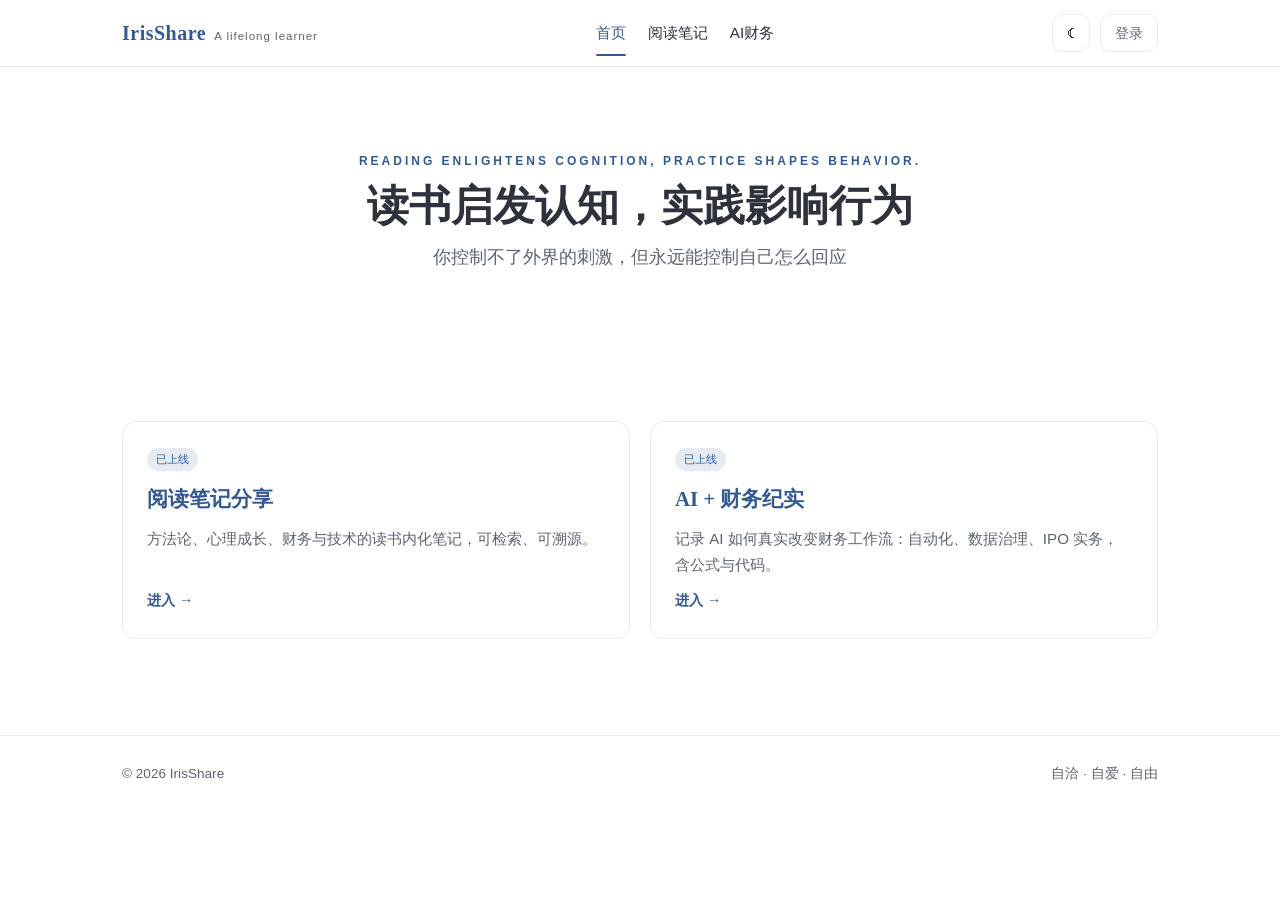
<file: index.html>
<!doctype html>
<html lang="zh-CN">
<head>
<meta charset="utf-8">
<meta name="viewport" content="width=device-width,initial-scale=1">
<meta property="og:type" content="website">
<meta property="og:title" content="IrisShare · A lifelong learner">
<meta property="og:description" content="读书启发认知，实践影响行为。阅读笔记分享与 AI 财务纪实。">
<meta property="og:url" content="https://irisinhere.github.io/irisshare/">
<meta property="og:image" content="https://irisinhere.github.io/irisshare/assets/img/og-cover-v3.png">
<title>IrisShare · A lifelong learner</title>
<script>try{const t=localStorage.getItem('irisshare-theme');if(t)document.documentElement.setAttribute('data-theme',t);}catch(e){}</script>
<link rel="stylesheet" href="assets/css/site.css?v=20260818b">
</head>
<body>
<header class="site-header"><div class="inner">
  <a class="brand" href="index.html">IrisShare<small>A lifelong learner</small></a>
  <nav class="nav">
    <a href="index.html" class="active">首页</a>
    <a href="notes.html">阅读笔记</a>
    <a href="ai-finance.html">AI财务</a>
  </nav>
  <div class="tools">
    <button class="icon-btn" id="themeToggle" title="切换深色 / 浅色">☾</button>
    <button class="auth-btn" data-auth-btn title="登录 / 退出 GitHub">
      <span data-auth-name>登录</span>
    </button>
  </div>
</div></header>

<main>
  <section class="hero wrap">
    <div class="eyebrow">Reading enlightens cognition, practice shapes behavior.</div>
    <h1>读书启发认知，<br class="hero-br">实践影响行为</h1>
    <p class="lead">你控制不了外界的刺激，<br class="lead-br">但永远能控制自己怎么回应</p>
  </section>

  <section class="section wrap">
    <div class="cards">
      <a class="card" href="notes.html">
        <span class="badge live">已上线</span>
        <h3>阅读笔记分享</h3>
        <p>方法论、心理成长、财务与技术的读书内化笔记，可检索、可溯源。</p>
        <span class="go">进入 →</span>
      </a>
      <a class="card" href="ai-finance.html">
        <span class="badge live">已上线</span>
        <h3>AI + 财务纪实</h3>
        <p>记录 AI 如何真实改变财务工作流：自动化、数据治理、IPO 实务，含公式与代码。</p>
        <span class="go">进入 →</span>
      </a>
    </div>
  </section>
</main>

<footer class="site-footer"><div class="inner">
  <span>© 2026 IrisShare</span>
  <span>自洽 · 自爱 · 自由</span>
</div></footer>
<script src="assets/js/site.js?v=20260817b"></script>
<script src="assets/js/auth.js?v=20260818d"></script>
</body></html>
</file>
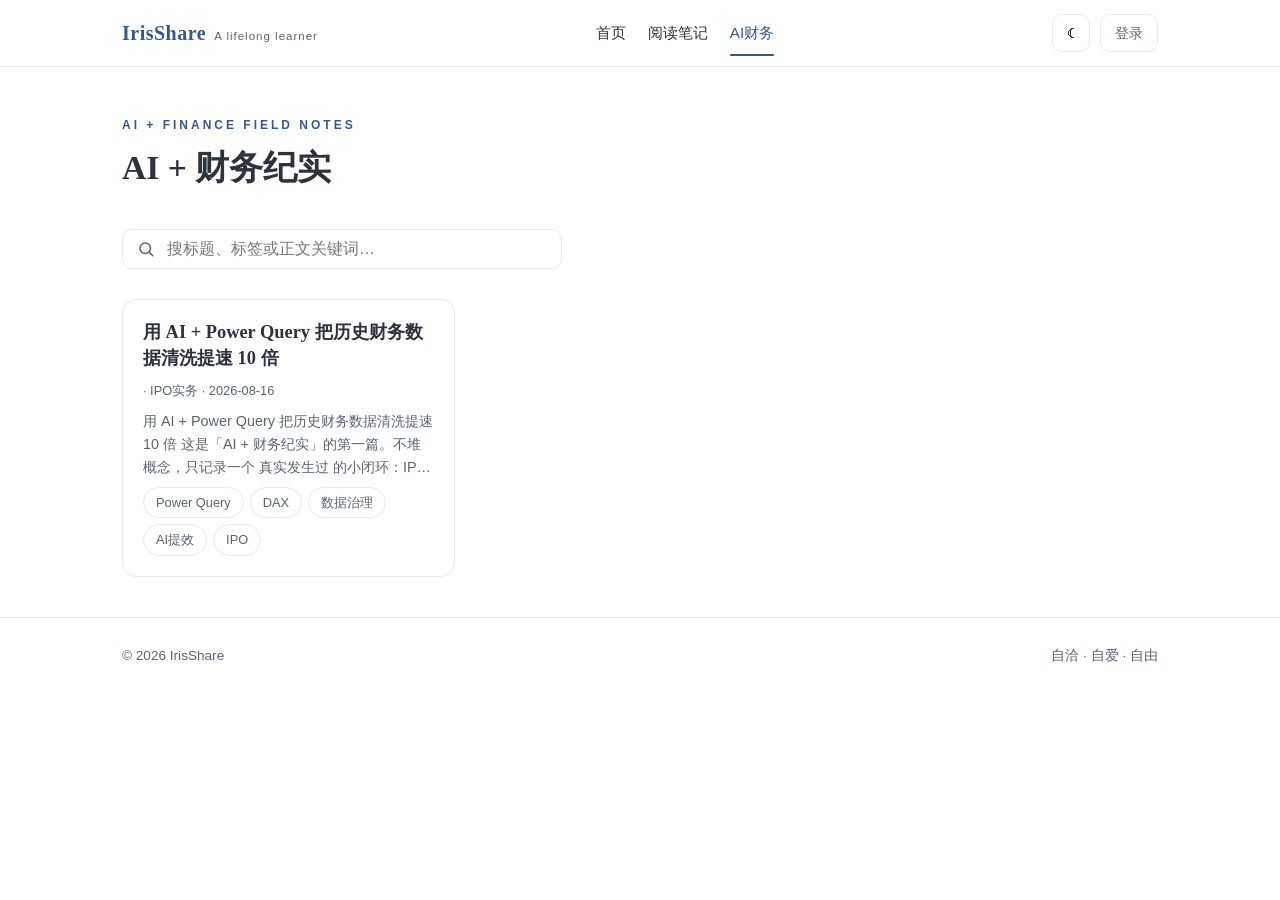
<file: ai-finance.html>
<!doctype html>
<html lang="zh-CN">
<head>
<meta charset="utf-8">
<meta name="viewport" content="width=device-width,initial-scale=1">
<meta property="og:type" content="website">
<meta property="og:title" content="IrisShare · A lifelong learner · AI 财务">
<meta property="og:description" content="读书启发认知，实践影响行为。AI 如何真实改变财务工作流。">
<meta property="og:url" content="https://irisinhere.github.io/irisshare/ai-finance.html">
<meta property="og:image" content="https://irisinhere.github.io/irisshare/assets/img/og-cover-v3.png">
<title>IrisShare · A lifelong learner · AI 财务</title>
<script>try{const t=localStorage.getItem('irisshare-theme');if(t)document.documentElement.setAttribute('data-theme',t);}catch(e){}</script>
<link rel="stylesheet" href="assets/css/site.css?v=20260818b">
</head>
<body data-folder="ai-finance">
<header class="site-header"><div class="inner">
  <a class="brand" href="index.html">IrisShare<small>A lifelong learner</small></a>
  <nav class="nav">
    <a href="index.html">首页</a>
    <a href="notes.html">阅读笔记</a>
    <a href="ai-finance.html" class="active">AI财务</a>
  </nav>
  <div class="tools">
    <button class="icon-btn" id="themeToggle" title="切换深色 / 浅色">☾</button>
    <button class="auth-btn" data-auth-btn title="登录 / 退出 GitHub"><span data-auth-name>登录</span></button>
  </div>
</div></header>

<main class="wrap">
  <div class="page-head">
    <div class="eyebrow">AI + Finance Field Notes</div>
    <h1>AI + 财务纪实</h1>
  </div>
  <div class="controls">
    <div class="search"><svg class="ic" viewBox="0 0 24 24" fill="none" stroke="currentColor" stroke-width="2" stroke-linecap="round" stroke-linejoin="round" aria-hidden="true"><circle cx="11" cy="11" r="7"></circle><line x1="16.5" y1="16.5" x2="21" y2="21"></line></svg>
      <input id="searchInput" type="search" placeholder="搜标题、标签或正文关键词…">
    </div>
  </div>
  <div class="tags" id="tagBar"></div>
  <div class="note-list" id="noteList"><div class="empty">加载中…</div></div>
</main>

<footer class="site-footer"><div class="inner">
  <span>© 2026 IrisShare</span>
  <span>自洽 · 自爱 · 自由</span>
</div></footer>
<script src="assets/js/site.js?v=20260817b"></script>
<script src="assets/js/auth.js?v=20260818d"></script>
<script src="assets/js/notes.js"></script>
</body></html>
</file>
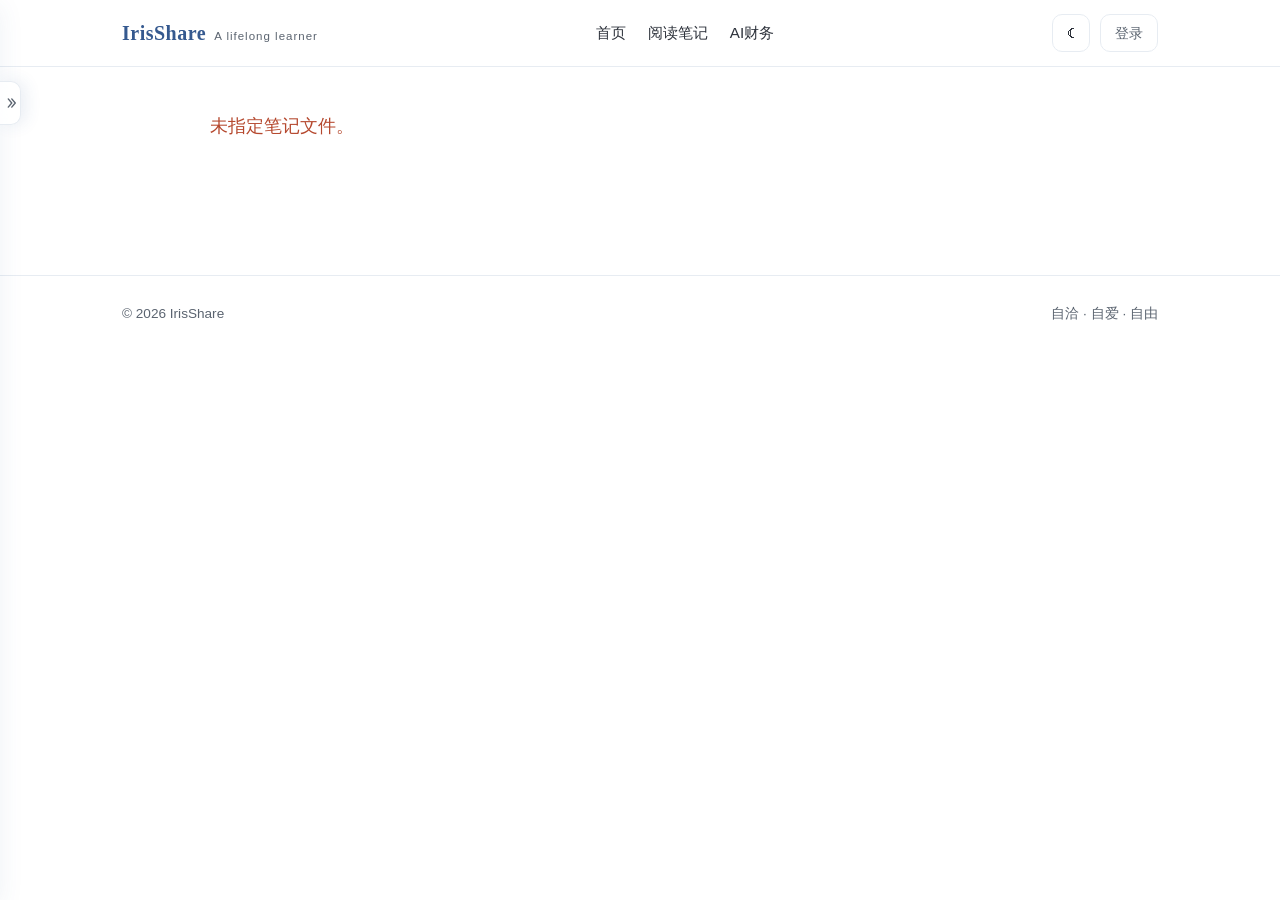
<file: note.html>
<!doctype html>
<html lang="zh-CN">
<head>
<meta charset="utf-8">
<meta name="viewport" content="width=device-width,initial-scale=1">
<meta property="og:type" content="website">
<meta property="og:title" content="IrisShare · A lifelong learner · 笔记">
<meta property="og:description" content="读书启发认知，实践影响行为。阅读笔记分享与 AI 财务纪实。">
<meta property="og:url" content="https://irisinhere.github.io/irisshare/note.html">
<meta property="og:image" content="https://irisinhere.github.io/irisshare/assets/img/og-cover-v3.png">
<title>IrisShare · A lifelong learner · 笔记</title>
<script>try{const t=localStorage.getItem('irisshare-theme');if(t)document.documentElement.setAttribute('data-theme',t);}catch(e){}</script>
<link rel="stylesheet" href="assets/css/site.css?v=20260818b">
<link rel="stylesheet" href="assets/css/iris-note.css?v=20260819a">
<link rel="stylesheet" href="assets/js/lib/katex/katex.min.css">
<link id="hljs-theme" rel="stylesheet" href="assets/css/hljs-light.css">
</head>
<body>
<header class="site-header"><div class="inner">
  <a class="brand" href="index.html">IrisShare<small>A lifelong learner</small></a>
  <nav class="nav">
    <a href="index.html">首页</a>
    <a href="notes.html">阅读笔记</a>
    <a href="ai-finance.html">AI财务</a>
  </nav>
  <div class="tools">
    <button class="icon-btn" id="themeToggle" title="切换深色 / 浅色">☾</button>
    <button class="auth-btn" data-auth-btn title="登录 / 退出 GitHub"><span data-auth-name>登录</span></button>
  </div>
</div></header>

<main class="reader">
  <div class="toc-drawer" id="tocDrawer">
    <aside id="toc"></aside>
    <div class="toc-tools">
      <span class="toc-tools-label">字号</span>
      <div class="grp">
        <button id="fontDec" title="缩小字号">A−</button>
        <span class="lbl" id="fontLabel">18px</span>
        <button id="fontInc" title="放大字号">A+</button>
        <button id="fontReset" title="恢复默认">重置</button>
      </div>
    </div>
    <button class="toc-fab" id="tocFab" aria-expanded="false" aria-label="展开 / 收起目录" title="展开 / 收起目录">
      <svg class="toc-fab-ico" viewBox="0 0 24 24" width="16" height="16" fill="none" stroke="currentColor" stroke-width="2.4" stroke-linecap="round" stroke-linejoin="round" aria-hidden="true">
        <path d="M9 5 L15 12 L9 19"/>
        <path d="M15 5 L21 12 L15 19"/>
      </svg>
    </button>
  </div>
  <div class="note-col">
    <div class="note-meta" id="noteMeta" style="display:none"></div>
    <div class="note-toolbar" id="noteToolbar" style="display:none">
      <button class="edit-btn" id="editBtn" data-edit-btn title="在线编辑这篇笔记（需登录）">✎ 编辑</button>
    </div>
    <article class="note-content" id="noteBody"><p style="color:var(--text-soft)">加载中…</p></article>
  </div>
</main>

<footer class="site-footer"><div class="inner">
  <span>© 2026 IrisShare</span>
  <span>自洽 · 自爱 · 自由</span>
</div></footer>
<script src="assets/js/lib/marked.umd.js"></script>
<script src="assets/js/lib/katex/katex.min.js"></script>
<script src="assets/js/lib/highlight.min.js"></script>
<script src="assets/js/md-render.js?v=20260817f"></script>
<script src="assets/js/site.js?v=20260817b"></script>
<script src="assets/js/auth.js?v=20260818d"></script>
<script>
  const params=new URLSearchParams(location.search);
  const file=params.get('file');
  if(file && window.renderNote) renderNote(file);
  else document.getElementById('noteBody').innerHTML='<p style="color:var(--em)">未指定笔记文件。</p>';
</script>
</body></html>
</file>
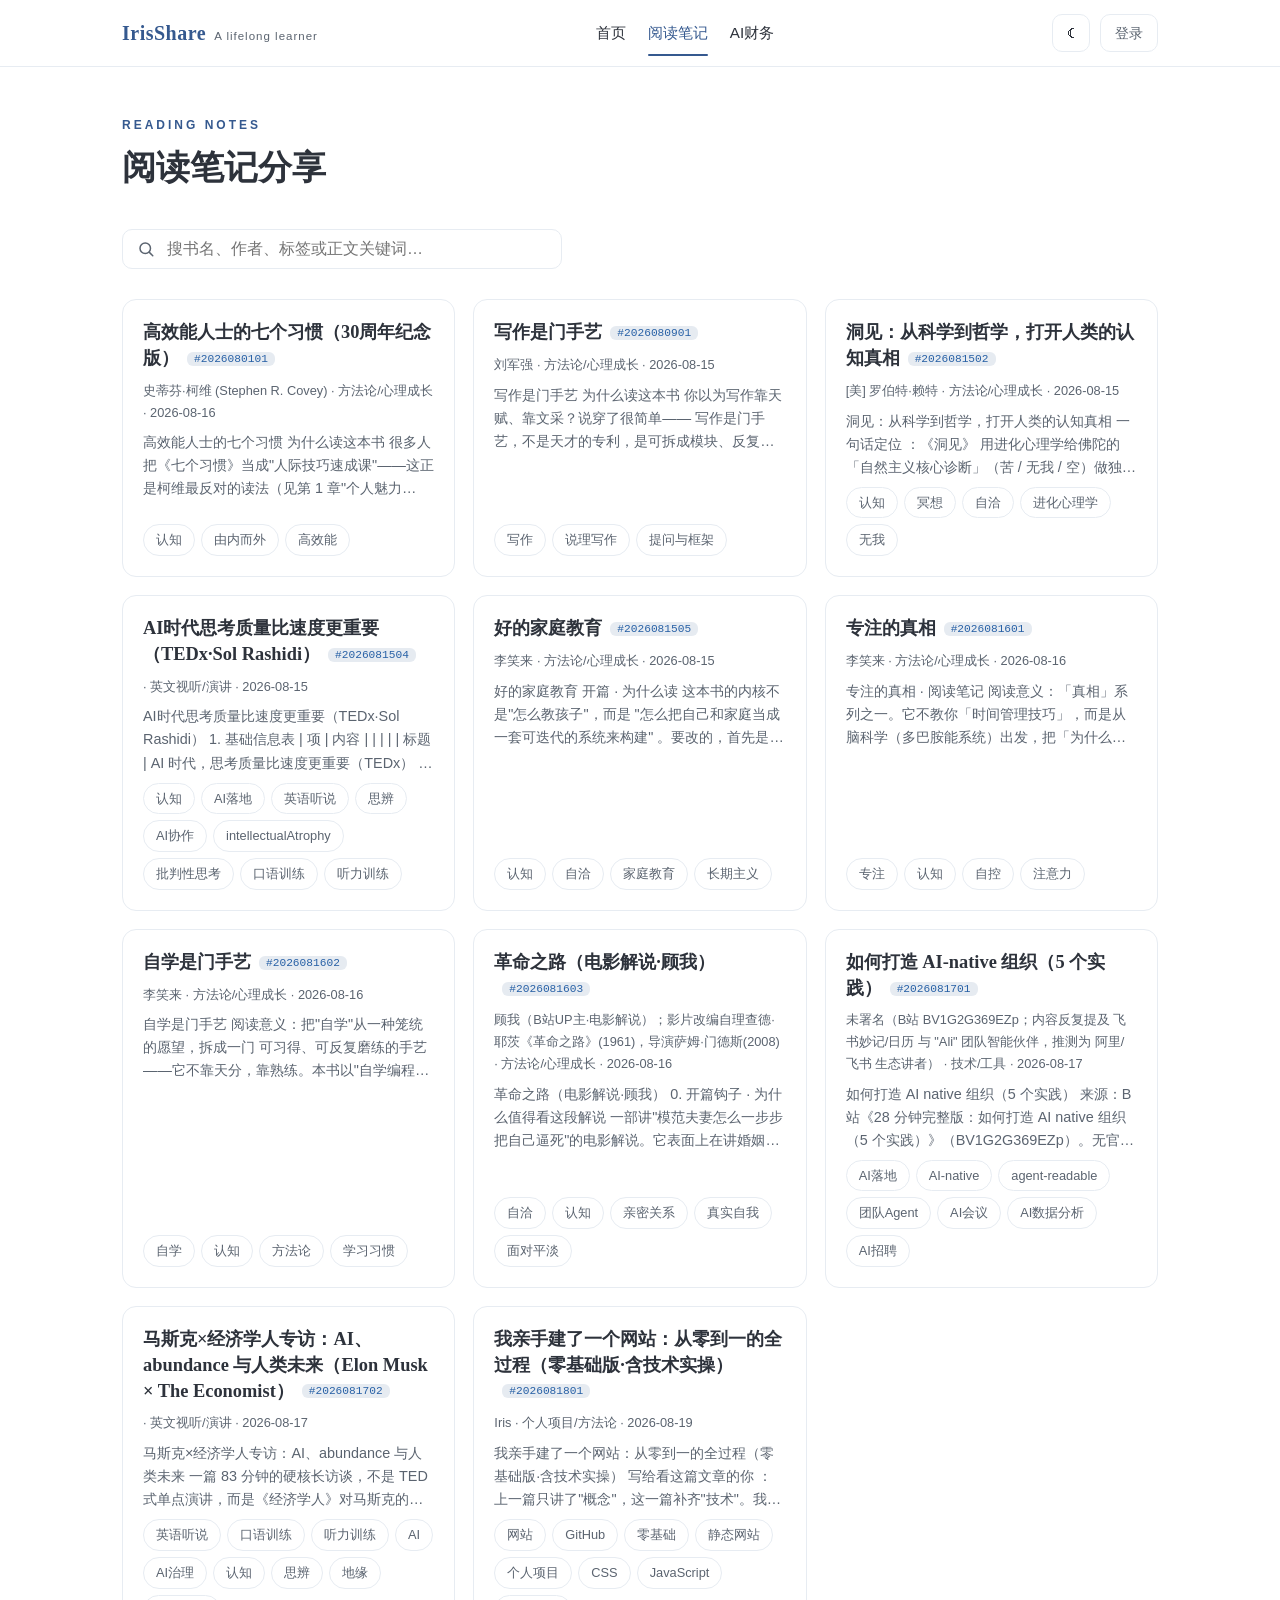
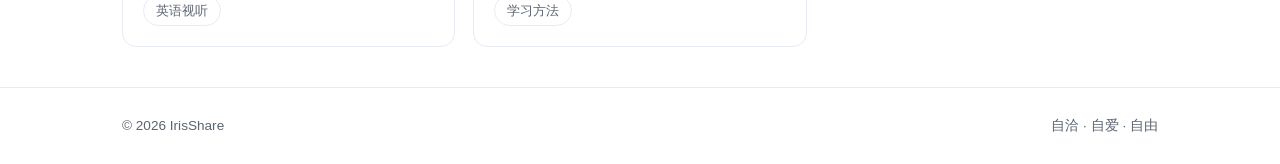
<file: notes.html>
<!doctype html>
<html lang="zh-CN">
<head>
<meta charset="utf-8">
<meta name="viewport" content="width=device-width,initial-scale=1">
<meta property="og:type" content="website">
<meta property="og:title" content="IrisShare · A lifelong learner · 阅读笔记">
<meta property="og:description" content="读书启发认知，实践影响行为。方法论、心理成长、财务与技术的读书内化笔记。">
<meta property="og:url" content="https://irisinhere.github.io/irisshare/notes.html">
<meta property="og:image" content="https://irisinhere.github.io/irisshare/assets/img/og-cover-v3.png">
<title>IrisShare · A lifelong learner · 阅读笔记</title>
<script>try{const t=localStorage.getItem('irisshare-theme');if(t)document.documentElement.setAttribute('data-theme',t);}catch(e){}</script>
<link rel="stylesheet" href="assets/css/site.css?v=20260818b">
</head>
<body>
<header class="site-header"><div class="inner">
  <a class="brand" href="index.html">IrisShare<small>A lifelong learner</small></a>
  <nav class="nav">
    <a href="index.html">首页</a>
    <a href="notes.html" class="active">阅读笔记</a>
    <a href="ai-finance.html">AI财务</a>
  </nav>
  <div class="tools">
    <button class="icon-btn" id="themeToggle" title="切换深色 / 浅色">☾</button>
    <button class="auth-btn" data-auth-btn title="登录 / 退出 GitHub"><span data-auth-name>登录</span></button>
  </div>
</div></header>

<main class="wrap">
  <div class="page-head">
    <div class="eyebrow">Reading Notes</div>
    <h1>阅读笔记分享</h1>
  </div>
  <div class="controls">
    <div class="search"><svg class="ic" viewBox="0 0 24 24" fill="none" stroke="currentColor" stroke-width="2" stroke-linecap="round" stroke-linejoin="round" aria-hidden="true"><circle cx="11" cy="11" r="7"></circle><line x1="16.5" y1="16.5" x2="21" y2="21"></line></svg>
      <input id="searchInput" type="search" placeholder="搜书名、作者、标签或正文关键词…">
    </div>
  </div>
  <div class="tags" id="tagBar"></div>
  <div class="note-list" id="noteList"><div class="empty">加载中…</div></div>
</main>

<footer class="site-footer"><div class="inner">
  <span>© 2026 IrisShare</span>
  <span>自洽 · 自爱 · 自由</span>
</div></footer>
<script src="assets/js/site.js?v=20260817b"></script>
<script src="assets/js/auth.js?v=20260818d"></script>
<script src="assets/js/notes.js"></script>
</body></html>
</file>
<file: assets/css/site.css>
/* ===== IrisShare 站点外壳 · 简约风 · 与 iris.css 同源调性 ===== */
:root{
  /* 调色板（浅色） */
  --bg:#ffffff;
  --surface:#ffffff;
  --surface-2:#f4f7fb;
  --text:#2d323b;
  --text-soft:#5b6470;
  --primary:#35598f;
  --primary-soft:#2861a6;
  --border:#e7ecf2;
  --border-strong:#d9dfe4;
  --shadow:0 6px 24px rgba(53,89,143,.08);
  --mark-bg:rgba(53,89,143,.12);
  --mark-text:#2861a6;
  --em:#b5482e;
  --code-bg:#f4f7fb;
  --radius:14px;
  --maxw:1080px;
  --serif:"Source Han Serif SC","Noto Serif SC","Songti SC",STSong,"SimSun",serif;
  --sans:"Cantarell",-apple-system,BlinkMacSystemFont,"PingFang SC","Microsoft YaHei","Noto Sans SC",sans-serif;
  --mono:"JetBrains Mono","Cascadia Code",Consolas,"Courier New",monospace;
}
[data-theme="dark"]{
  --bg:#14181f;
  --surface:#1b212a;
  --surface-2:#222a34;
  --text:#d8dee6;
  --text-soft:#9aa6b4;
  --primary:#8fb4e0;
  --primary-soft:#bcd6f2;
  --border:#2a323d;
  --border-strong:#36404c;
  --shadow:0 6px 24px rgba(0,0,0,.35);
  --mark-bg:rgba(143,180,224,.20);
  --mark-text:#cfe2f7;
  --em:#e0917a;
  --code-bg:#222a34;
}
*{box-sizing:border-box;}
html{scroll-behavior:auto;}
body{
  margin:0; background:var(--bg); color:var(--text);
  font-family:var(--sans); font-size:16px; line-height:1.7;
  -webkit-font-smoothing:antialiased; transition:background .25s, color .25s;
}
a{color:var(--primary); text-decoration:none;}
a:hover{text-decoration:underline;}

/* 顶栏 */
.site-header{
  position:sticky; top:0; z-index:50;
  background:color-mix(in srgb, var(--bg) 88%, transparent);
  backdrop-filter:saturate(140%) blur(8px);
  border-bottom:1px solid var(--border);
}
.site-header .inner{
  max-width:var(--maxw); margin:0 auto; padding:14px 22px;
  display:flex; align-items:center; justify-content:space-between; gap:16px;
}
.brand{font-family:var(--serif); font-weight:700; font-size:1.25rem; color:var(--primary); letter-spacing:.5px; text-decoration:none;}
.brand:hover, .brand:focus, .brand:active, .brand:visited{text-decoration:none;}
.brand small{font-family:var(--sans); font-weight:400; font-size:.72rem; color:var(--text-soft); margin-left:8px; letter-spacing:1px;}
.nav{display:flex; align-items:center; gap:22px;}
.nav a{color:var(--text); font-size:.95rem; position:relative; padding:4px 0;}
.nav a:hover{color:var(--primary); text-decoration:none;}
.nav a.active{color:var(--primary);}
.nav a.active::after{content:""; position:absolute; left:0; right:0; bottom:-6px; height:2px; background:var(--primary); border-radius:2px;}
.tools{display:flex; align-items:center; gap:10px;}
.icon-btn{
  width:38px; height:38px; border-radius:10px; border:1px solid var(--border);
  background:var(--surface); color:var(--text); cursor:pointer; font-size:1rem;
  display:inline-flex; align-items:center; justify-content:center; transition:.2s;
}
.icon-btn:hover{border-color:var(--primary); color:var(--primary);}
/* GitHub 登录按钮 */
.auth-btn{
  height:38px; padding:0 14px; border-radius:10px; border:1px solid var(--border);
  background:var(--surface); color:var(--text-soft); cursor:pointer; font-size:.9rem;
  display:inline-flex; align-items:center; gap:6px; transition:.2s; font-family:var(--sans);
}
.auth-btn:hover{border-color:var(--primary); color:var(--primary);}
.auth-btn.logged-in{border-color:var(--primary); color:var(--primary); font-weight:600;}

/* GitHub Token 登录弹窗 */
.pat-dialog{position:fixed; inset:0; z-index:100; display:flex; align-items:center; justify-content:center; padding:20px;}
.pat-mask{position:absolute; inset:0; background:rgba(0,0,0,.45); backdrop-filter:blur(2px);}
.pat-box{position:relative; background:var(--bg); color:var(--text); width:100%; max-width:520px; border-radius:14px; box-shadow:0 12px 40px rgba(0,0,0,.18); overflow:hidden;}
.pat-head{display:flex; align-items:center; justify-content:space-between; padding:16px 20px; border-bottom:1px solid var(--border); background:var(--surface-2);}
.pat-head h3{margin:0; font-size:1.1rem; font-family:var(--serif); color:var(--text);}
.pat-x{background:none; border:0; font-size:1.6rem; line-height:1; color:var(--text-soft); cursor:pointer; padding:0 6px;}
.pat-x:hover{color:var(--text);}
.pat-body{padding:18px 20px 20px;}
.pat-steps{margin:0 0 14px; padding-left:1.4em; color:var(--text); font-size:.9rem; line-height:1.7;}
.pat-steps li{margin:.3em 0;}
.pat-steps a{color:var(--primary); text-decoration:underline;}
.pat-steps code{background:var(--surface-2); padding:1px 6px; border-radius:4px; font-size:.85em; color:var(--primary-soft);}
.pat-input-row{display:flex; gap:8px; margin-top:10px;}
.pat-input-row input{flex:1; min-width:0; padding:10px 12px; border:1px solid var(--border-strong); border-radius:8px; background:var(--surface); color:var(--text); font-family:var(--mono); font-size:.9rem; outline:none;}
.pat-input-row input:focus{border-color:var(--primary); box-shadow:0 0 0 3px var(--mark-bg);}
.pat-btn{padding:10px 18px; border-radius:8px; border:1px solid var(--border-strong); background:var(--surface); color:var(--text); cursor:pointer; font-size:.9rem; font-family:var(--sans); transition:.2s; white-space:nowrap;}
.pat-btn:hover{border-color:var(--primary); color:var(--primary);}
.pat-btn.pat-primary{background:var(--primary); color:#fff; border-color:var(--primary); font-weight:600;}
.pat-btn.pat-primary:hover{opacity:.9; color:#fff;}
.pat-btn:disabled{opacity:.5; cursor:default;}
.pat-tip{margin:12px 0 0; font-size:.78rem; color:var(--text-soft); line-height:1.5;}
@media (max-width:540px){
  .pat-dialog{padding:0;}
  .pat-box{border-radius:0; max-width:none; min-height:100vh;}
}

/* 容器 */
.wrap{max-width:var(--maxw); margin:0 auto; padding:0 22px;}
.section{padding-top:56px; padding-bottom:56px;}
.eyebrow{font-size:.75rem; letter-spacing:3px; text-transform:uppercase; color:var(--primary); font-weight:600;}

/* Hero */
.hero{padding-top:84px; padding-bottom:56px; text-align:center;}
.hero h1{font-family:var(--serif); font-size:2.6rem; margin:.2em 0; color:var(--text); line-height:1.28;}
.hero-br{display:none;}
.lead-br{display:none;}
.hero .lead{font-size:1.15rem; color:var(--text-soft); max-width:620px; margin:0 auto;}

/* 模块卡片 */
.cards{display:grid; grid-template-columns:repeat(auto-fit,minmax(260px,1fr)); gap:20px; margin-top:36px;}
.card{
  background:var(--surface); border:1px solid var(--border); border-radius:var(--radius);
  padding:26px 24px; transition:.22s; display:flex; flex-direction:column; gap:10px;
  text-decoration:none;
}
.card:hover, .card:focus, .card:active, .card:visited{text-decoration:none;}
.card *{text-decoration:none;}
.card h3{margin:0; font-family:var(--serif); font-size:1.3rem; color:var(--primary);}
.card p{margin:0; color:var(--text-soft); font-size:.95rem;}
.card .badge{font-size:.7rem; padding:2px 9px; border-radius:999px; background:var(--surface-2); color:var(--text-soft); align-self:flex-start;}
.card .badge.live{background:var(--mark-bg); color:var(--mark-text);}
.card .go{margin-top:auto; font-size:.9rem; color:var(--primary); font-weight:600;}

/* 笔记列表 */
.page-head{padding-top:48px; padding-bottom:8px;}
.page-head h1{font-family:var(--serif); font-size:2.1rem; margin:.1em 0; color:var(--text);}
.controls{display:flex; flex-wrap:wrap; gap:12px; align-items:center; margin:22px 0 30px;}
.search{flex:1 1 100%; max-width:440px; display:flex; align-items:center; gap:10px; background:var(--surface); border:1px solid var(--border); border-radius:10px; padding:9px 14px; transition:border-color .2s, box-shadow .2s;}
.search:focus-within{border-color:var(--primary); box-shadow:0 0 0 3px var(--mark-bg);}
.search .ic{width:18px; height:18px; flex:0 0 auto; color:var(--text-soft);}
.search input{flex:1; min-width:0; border:0; outline:0; background:transparent; color:var(--text); font-size:1rem; width:100%; font-family:var(--sans); -webkit-appearance:none; appearance:none;}
.search input::-webkit-search-decoration,
.search input::-webkit-search-cancel-button,
.search input::-webkit-search-results-button,
.search input::-webkit-search-results-decoration{ -webkit-appearance:none; }
.tags{display:flex; flex-wrap:wrap; gap:8px; margin:6px 0 26px;}
.tag{font-size:.8rem; padding:4px 12px; border-radius:999px; border:1px solid var(--border); color:var(--text-soft); cursor:pointer; background:var(--surface);}
.tag.active{background:var(--primary); color:#fff; border-color:var(--primary);}
.note-list{display:grid; grid-template-columns:repeat(auto-fill,minmax(300px,1fr)); gap:18px;}
.note-card{background:var(--surface); border:1px solid var(--border); border-radius:var(--radius); padding:20px; transition:.2s; display:flex; flex-direction:column; gap:8px; color:var(--text);}
.note-card:hover{box-shadow:var(--shadow); border-color:var(--border-strong); transform:translateY(-2px); text-decoration:none;}
.note-card h3{margin:0; font-family:var(--serif); font-size:1.15rem; color:var(--text); line-height:1.4;}
.note-card .meta{font-size:.8rem; color:var(--text-soft);}
.note-card .sum{font-size:.9rem; color:var(--text-soft); line-height:1.6; display:-webkit-box; -webkit-line-clamp:3; -webkit-box-orient:vertical; overflow:hidden;}
.note-card .ctags{display:flex; flex-wrap:wrap; gap:6px; margin-top:auto;}
.note-card .ctags .tag{cursor:default;}
.bookid{font-family:var(--mono); font-size:.7rem; color:var(--primary-soft); background:var(--mark-bg); padding:1px 7px; border-radius:6px; margin-left:8px; vertical-align:middle; font-weight:500;}
.note-col{display:flex; flex-direction:column; min-width:0;}
.note-meta{display:flex; flex-wrap:wrap; gap:8px 14px; align-items:center; padding:14px 18px; margin-bottom:22px; background:var(--surface-2); border:1px solid var(--border); border-radius:12px; font-size:.85rem; color:var(--text-soft);}
.note-meta .mid{font-family:var(--mono); color:var(--primary-soft);}
.note-meta .ma{color:var(--text); font-weight:600;}
.note-meta .mg{color:var(--primary);}
.note-meta .md{color:var(--text-soft); font-family:var(--mono); font-size:.8rem;}
.note-meta .tag{cursor:default;}
.empty{color:var(--text-soft); padding:30px 0; text-align:center; grid-column:1/-1;}

/* 笔记详情布局 */
.reader{display:block; max-width:1200px; margin:0 auto; padding:30px 22px 80px;}

/* 左侧目录抽屉（桌面 / 移动端统一）：默认收起，<< 把手滑出；<< 变 >>，再点收回 */
.toc-drawer{position:fixed; top:0; left:0; z-index:60; width:min(82vw,320px); height:100dvh; max-height:100dvh; display:flex; flex-direction:column; min-height:0; background:var(--surface); border-right:1px solid var(--border); padding:0; margin:0; overflow:visible; transform:translateX(-100%); transition:transform .25s ease; box-shadow:var(--shadow);}
.toc-drawer.toc-open{transform:translateX(0);}
#toc{flex:1 1 0; min-height:0; display:flex; flex-direction:column; overflow:hidden;}
#toc .toc-title{flex:0 0 auto; padding:72px 16px 12px; margin:0; font-size:.72rem; letter-spacing:2px; text-transform:uppercase; color:var(--text-soft);}
#toc .toc-tree{flex:1 1 0; min-height:0; overflow-y:auto; overscroll-behavior:contain; -webkit-overflow-scrolling:touch; touch-action:pan-y; padding:0 16px 16px;}
#toc .toc-node{position:relative;}
#toc .toc-row{display:flex; align-items:flex-start; gap:2px; position:relative; padding-left:18px;}
#toc .toc-toggle{appearance:none; border:0; background:transparent; cursor:pointer; color:var(--text-soft); font-size:.7rem; line-height:1.7; width:16px; flex:0 0 auto; padding:0; transition:color .15s; position:absolute; left:0; top:0;}
#toc .toc-toggle:hover{color:var(--primary);}
#toc .toc-link{display:block; color:var(--text-soft); padding:3px 0; line-height:1.5; text-decoration:none; flex:1;}
#toc .toc-link:hover{color:var(--primary);}
#toc .toc-link.active{color:var(--primary); font-weight:600;}
#toc .toc-node.lv1 > .toc-row .toc-link{font-weight:600; color:var(--text);}
/* 层级缩进：用左边框体现嵌套 */
#toc .toc-children{margin-left:6px; padding-left:10px; border-left:1px solid var(--border);}
#toc .toc-node.collapsed > .toc-children{display:none;}
/* 抽屉底部：字号控件（原顶部工具栏合并进来） */
.toc-tools{flex:0 0 auto; display:flex; align-items:center; gap:8px; padding:12px 16px 18px; border-top:1px solid var(--border);}
.toc-tools-label{font-size:.8rem; color:var(--text-soft);}
.toc-tools .grp{display:inline-flex; align-items:center; gap:4px; background:color-mix(in srgb,var(--bg) 50%,transparent); backdrop-filter:saturate(160%) blur(10px); -webkit-backdrop-filter:saturate(160%) blur(10px); border:1px solid var(--border); border-radius:10px; padding:5px 8px;}
.toc-tools .grp button{height:30px; min-width:34px; border:0; background:transparent; color:var(--text); cursor:pointer; border-radius:7px; font-size:.9rem; padding:0 8px;}
.toc-tools .grp button:hover{background:var(--surface-2); color:var(--primary);}
.toc-tools .lbl{font-size:.8rem; color:var(--text-soft); min-width:40px; text-align:center;}
/* 抽屉把手：贴在抽屉右边缘的竖向拉手标签，内嵌可旋转双箭头（折叠朝右=展开 / 展开旋转180°朝左=收回） */
.toc-fab{position:absolute; top:calc(var(--header-h,57px) + 14px); left:100%; z-index:61; width:22px; height:44px; display:inline-flex; align-items:center; justify-content:center; border:1px solid var(--border); border-left:0; border-radius:0 10px 10px 0; background:color-mix(in srgb,var(--surface) 82%,transparent); backdrop-filter:saturate(150%) blur(10px); -webkit-backdrop-filter:saturate(150%) blur(10px); color:var(--text-soft); cursor:pointer; padding:0; box-shadow:5px 0 16px rgba(53,89,143,.10); transition:color .2s, background .2s, box-shadow .2s, width .15s;}
.toc-fab:hover{color:var(--primary); background:color-mix(in srgb,var(--surface) 94%,transparent); box-shadow:5px 0 20px rgba(53,89,143,.18);}
.toc-fab:active{width:18px;}
.toc-fab-ico{display:block; width:14px; height:14px; transition:transform .3s cubic-bezier(.4,0,.2,1);}
.toc-fab:focus-visible{outline:2px solid var(--primary); outline-offset:2px;}
.toc-drawer.toc-open .toc-fab-ico{transform:rotate(180deg);}
.toc-backdrop{position:fixed; inset:0; z-index:55; background:rgba(0,0,0,.38); opacity:0; visibility:hidden; transition:opacity .25s, visibility .25s;}
.toc-backdrop.show{opacity:1; visibility:visible;}
body.toc-lock{overflow:hidden;}

/* 关于 / 占位 */
.prose{max-width:760px; margin:0 auto;}
.prose h2{font-family:var(--serif); color:var(--primary); margin-top:1.4em;}
.prose p{line-height:1.9;}
.placeholder{text-align:center; padding:90px 20px; color:var(--text-soft);}
.placeholder .big{font-family:var(--serif); font-size:1.6rem; color:var(--text); margin-bottom:12px;}

/* 页脚 */
.site-footer{border-top:1px solid var(--border); margin-top:40px;}
.site-footer .inner{max-width:var(--maxw); margin:0 auto; padding:26px 22px; display:flex; justify-content:space-between; flex-wrap:wrap; gap:10px; color:var(--text-soft); font-size:.85rem;}

/* 响应式 */
@media(max-width:860px){
  /* 目录抽屉在移动端沿用基础样式（.toc-drawer / #toc / .toc-fab 已统一），此处仅保留页面其余响应式 */
  .hero{text-align:left; padding-top:48px; padding-bottom:32px;}
  .hero h1{font-size:1.7rem; line-height:1.42;}
  .hero-br{display:inline;}
  .hero .eyebrow{font-size:.66rem; letter-spacing:.3px; white-space:nowrap; padding:0;}
  .hero .lead{font-size:.9rem; line-height:1.65; padding:0;}
  .lead-br{display:inline;}
  .cards{margin-top:28px; gap:16px;}
  /* 移动端顶栏：品牌 + 主题按钮一行，导航换行铺满第二行 */
  .site-header .inner{flex-wrap:wrap; padding:10px 22px; gap:6px 12px;}
  .brand{font-size:1.12rem;}
  .tools{margin-left:auto;}
  .nav{order:3; width:100%; gap:20px; font-size:.9rem; border-top:1px solid var(--border); padding-top:8px; margin-top:2px; justify-content:flex-start;}
  .nav a{padding:4px 0;}
  .nav a.active::after{bottom:0;}
}

/* 隐藏列表页标签筛选栏 */
#tagBar{display:none;}
</file>
<file: assets/css/iris-note.css>
/* ===== 阅读笔记正文 · 复用 iris.css 调性（变量驱动，支持深色/字号） ===== */
.note-content{
  --nc-text:var(--text);
  --nc-primary:var(--primary);
  --nc-block:var(--surface-2);
  --nc-mark-bg:var(--mark-bg);
  --nc-mark-text:var(--mark-text);
  --nc-em:var(--em);
  --nc-border:var(--border-strong);
  --nc-code-bg:var(--code-bg);
  --nc-img-shadow:rgba(53,89,143,.12);
  --nc-table-head:var(--primary);
  --nc-table-head-text:#fff;
  --nc-stripe:#fafcfe;
  --nc-hover:var(--mark-bg);

  max-width:860px; width:100%; margin:0 auto; min-width:0; box-sizing:border-box;
  font-family:var(--sans);
  font-size:var(--content-font-size,18px);
  line-height:1.8; color:var(--nc-text);
  word-break:break-word; overflow-wrap:anywhere; text-align:justify;
}
/* 表格滚动容器：横向 + 纵向都滚（长表格内部滚动，配合表头/首列冻结）
 * 外包一层 .table-scroll（relative），用于放置横向滚动按钮与渐隐遮罩
 * 注意：手机端另设为"仅横向滚动、纵向交还页面"，避免双向滚动抢占触摸手势 */
.table-scroll{position:relative; margin:1.2em 0;}
.table-wrap{width:100%; max-width:100%; overflow:auto; -webkit-overflow-scrolling:touch; max-height:75vh;}
[data-theme="dark"] .note-content{
  --nc-stripe:#1f2730;
  --nc-img-shadow:rgba(0,0,0,.4);
}
.note-content h1,.note-content h2,.note-content h3,.note-content h4,.note-content h5,.note-content h6{
  font-family:var(--serif); color:var(--nc-primary); line-height:1.35;
}
.note-content h1{font-size:1.9em; text-align:center; margin:0 0 1.4em; padding-top:.4em;}
.note-content h2{
  font-size:1.45em; display:inline-block; background:var(--nc-primary); color:#fff;
  padding:4px 16px; border-radius:8px; margin:.6em 0;
}
.note-content h3{font-size:1.25em; margin:1.1em 0 .6em;}
.note-content h4{font-size:1.1em; margin:.9em 0;}
.note-content h5,.note-content h6{font-size:1em; margin:.7em 0;}
.note-content p{margin:.7em 0;}
.note-content strong{color:var(--nc-primary); font-weight:700;}
.note-content em{color:var(--nc-em); font-style:normal;}
.note-content a{color:var(--nc-primary); text-decoration:underline; text-underline-offset:3px; text-decoration-thickness:1px;}
.note-content mark{background:var(--nc-mark-bg); color:var(--nc-mark-text); font-weight:500; padding:2px 5px; border-radius:4px;}
.note-content ul,.note-content ol{margin:.6em 0; padding-left:1.4em;}
.note-content li{margin:.35em 0;}
.note-content ul{list-style:disc;}
.note-content ul ul{list-style:square;}
.note-content ol{list-style:decimal;}
.note-content blockquote{
  border-left:3px solid var(--nc-primary); background:var(--nc-block);
  padding:14px 20px; margin:1.2em 0; border-radius:0 8px 8px 0; color:var(--nc-text);
}
.note-content blockquote p{margin:.3em 0;}
.note-content code{
  font-family:var(--mono); font-size:.92em; color:var(--nc-primary);
  background:var(--nc-code-bg); padding:2px 5px; border-radius:4px;
}
.note-content pre{background:var(--nc-code-bg); border:1px solid var(--nc-border); border-radius:10px; padding:14px 16px; overflow:auto; max-width:100%;}
.note-content pre code{background:transparent; padding:0; color:var(--nc-text); font-size:.9em;}
.note-content img{max-width:100%; display:block; margin:1em auto; border-radius:8px; box-shadow:0 6px 18px var(--nc-img-shadow);}
.note-content hr{border:0; border-top:2px solid var(--nc-block); margin:2em 0;}
.note-content table{border-collapse:collapse; width:auto; min-width:100%; margin:1.2em 0; font-size:.95em; border:1px solid var(--nc-border); table-layout:auto;}
.note-content th,.note-content td{border:1px solid var(--nc-border); padding:9px 12px; text-align:left; vertical-align:top;}
/* 短内容单元格不换行：列宽随内容自适应，不再被均分列宽硬性换行切断 */
.note-content .cell-nowrap{white-space:nowrap;}
/* 表头：深蓝底、冻结在滚动容器顶部（长表格内部滚动时表头常驻） */
.note-content thead th{
  background:var(--nc-table-head); color:var(--nc-table-head-text); text-align:center; font-weight:700;
  position:sticky; top:0; z-index:5;
}
/* 首列冻结：横向滚动时首列常驻左缘；背景与行斑马纹/悬停协调，避免滚动穿透 */
.note-content th:first-child,.note-content td:first-child{
  position:sticky; left:0; z-index:3;
  background:var(--surface,#fff);
}
.note-content tbody tr:nth-child(even) td:first-child{background:var(--nc-stripe);}
.note-content tbody tr:nth-child(even) th:first-child{background:var(--nc-stripe);}
.note-content tbody tr:hover td:first-child{background:var(--nc-hover);}
/* 表头 × 首列 交叉角：层级最高、保持深蓝白字，避免滚动时被覆盖 */
.note-content thead th:first-child{z-index:6; background:var(--nc-table-head); color:var(--nc-table-head-text);}
/* 斑马纹 / 悬停（首列之外的列） */
.note-content tbody tr:nth-child(even){background:var(--nc-stripe);}
.note-content tbody tr:hover{background:var(--nc-hover);}

/* ---- 横向滚动体验优化 ----
 * 1) 滚动条常驻加粗：横向/纵向滚动条更明显，一眼可见可拖动
 * 2) 首列右侧边界阴影：冻结区与滚动区的分界
 * 3) 左右箭头按钮：悬停表格时出现，点击横向滚动大半屏
 * 4) 右侧渐隐遮罩：提示右侧还有内容 */
.note-content .table-wrap::-webkit-scrollbar{width:12px; height:12px;}
.note-content .table-wrap::-webkit-scrollbar-track{background:var(--nc-block); border-radius:6px;}
.note-content .table-wrap::-webkit-scrollbar-thumb{background:var(--nc-border); border-radius:6px; border:2px solid var(--nc-block);}
.note-content .table-wrap::-webkit-scrollbar-thumb:hover{background:var(--nc-primary);}
.note-content .table-wrap{scrollbar-width:thin; scrollbar-color:var(--nc-border) var(--nc-block);}

/* 冻结首列右侧边界：明确"冻结区"与"滚动区"的分界 */
.note-content th:first-child,.note-content td:first-child{box-shadow:3px 0 6px -4px rgba(0,0,0,.22);}

/* 左右箭头按钮：hover 表格容器时显现 */
.note-content .ts-btn{
  position:absolute; top:50%; transform:translateY(-50%); z-index:30;
  width:30px; height:54px; display:flex; align-items:center; justify-content:center;
  border:0; border-radius:10px; cursor:pointer;
  background:var(--nc-primary); color:#fff; font-size:18px; line-height:1;
  opacity:0; transition:opacity .2s; box-shadow:0 2px 8px rgba(0,0,0,.18);
}
.note-content .ts-btn:hover{opacity:1 !important;}
.note-content .ts-btn:disabled{opacity:0 !important; cursor:default; pointer-events:none;}
.note-content .ts-prev{left:4px;}
.note-content .ts-next{right:4px;}
.note-content .table-scroll:hover .ts-btn{opacity:.72;}

/* 右侧渐隐遮罩：提示右侧还有内容；仅在有横向溢出时显示（JS 加 .ts-over） */
.note-content .table-scroll .ts-fade{
  position:absolute; top:0; right:0; bottom:0; width:34px; pointer-events:none;
  background:linear-gradient(to left, var(--surface,#fff), transparent);
  opacity:0; transition:opacity .2s; z-index:4;
}
.note-content .table-scroll.ts-over .ts-fade{opacity:1;}

/* 手机端：触摸可直接滑动，隐藏箭头按钮只留渐隐提示
 * 关键：表格容器改"仅横向滚动"——去掉 max-height、overflow-y 隐藏，
 * 纵向滚动交还给页面。否则容器同时横向+纵向可滚，触摸手势会被纵向抢走，横向滑动失效。 */
@media (max-width:860px){
  .note-content .ts-btn{display:none;}
  .note-content .table-scroll .ts-fade{width:22px;}
  .note-content .table-wrap{
    max-height:none;
    overflow-x:auto;
    overflow-y:hidden;
  }
}
.note-content input[type=checkbox]{margin-right:6px;}
.note-content .katex-display{ margin:1.5em 0; overflow-x:auto; overflow-y:hidden; padding:2px 0; }
.note-content .katex{ font-size:1.05em; }

/* 手机端：正文排版自适应窄屏 */
@media (max-width:860px){
  .note-content{ font-size:var(--content-font-size,17px); line-height:1.75; }
  .note-content h1{ font-size:1.55em; margin-bottom:1em; }
  .note-content h2{ font-size:1.28em; padding:4px 13px; }
  .note-content h3{ font-size:1.15em; }
  .note-content blockquote{ padding:12px 16px; }
  .note-content pre{ padding:12px 14px; font-size:.85em; }
  .note-content th,.note-content td{ padding:8px 10px; }
  .note-content img{ margin:0.8em auto; }
  /* 移动端首列限宽：仅限有横向溢出的宽表格（.ts-over），冻结首列不抢占过多横向空间
   * keep-all：英文单词保持完整按词换行，不被拆成字母 */
  .note-content .table-scroll.ts-over th:first-child,
  .note-content .table-scroll.ts-over td:first-child{
    max-width:34vw;
    white-space:normal;
    word-break:keep-all;
    overflow-wrap:break-word;
  }
}

/* ===== 在线编辑（note.html） ===== */
.note-toolbar{margin:0 0 14px; display:flex; justify-content:flex-end;}
.edit-btn{
  border:1px solid var(--border-strong); background:var(--surface); color:var(--primary);
  border-radius:10px; padding:8px 16px; font-size:.9rem; cursor:pointer; transition:.2s;
  display:inline-flex; align-items:center; gap:6px; font-family:var(--sans);
}
.edit-btn:hover{border-color:var(--primary); background:var(--mark-bg);}

.note-editor{background:var(--surface); border:1px solid var(--border); border-radius:14px; overflow:hidden; margin-bottom:24px;}
.ne-bar{
  display:flex; align-items:center; gap:12px; flex-wrap:wrap;
  padding:12px 16px; border-bottom:1px solid var(--border); background:var(--surface-2);
}
.ne-title{font-weight:700; font-family:var(--serif); color:var(--text); font-size:1rem;}
.ne-hint{font-size:.78rem; color:var(--text-soft); flex:1; min-width:160px;}
.ne-actions{display:flex; gap:8px;}
.ne-btn{
  border:1px solid var(--border-strong); background:var(--surface); color:var(--text);
  border-radius:8px; padding:7px 16px; font-size:.88rem; cursor:pointer; transition:.2s; font-family:var(--sans);
}
.ne-btn:hover{border-color:var(--primary); color:var(--primary);}
.ne-btn.ne-save{background:var(--primary); color:#fff; border-color:var(--primary); font-weight:600;}
.ne-btn.ne-save:hover{opacity:.9; color:#fff;}
.ne-btn:disabled{opacity:.6; cursor:default;}
.ne-cols{display:flex; min-height:520px;}
.ne-src{
  width:50%; min-width:0; resize:none; border:0; outline:0; padding:18px 20px;
  font-family:var(--mono); font-size:.9rem; line-height:1.65; color:var(--text);
  background:var(--code-bg); border-right:1px solid var(--border);
}
.ne-prev{width:50%; min-width:0; padding:18px 26px; overflow:auto; max-height:75vh;}
@media (max-width:860px){
  .ne-cols{flex-direction:column; min-height:auto;}
  .ne-src{width:100%; min-height:320px; border-right:0; border-bottom:1px solid var(--border);}
  .ne-prev{width:100%; max-height:none;}
}
</file>
<file: assets/css/hljs-light.css>
pre code.hljs{display:block;overflow-x:auto;padding:1em}code.hljs{padding:3px 5px}/*!
  Theme: GitHub
  Description: Light theme as seen on github.com
  Author: github.com
  Maintainer: @Hirse
  Updated: 2021-05-15

  Outdated base version: https://github.com/primer/github-syntax-light
  Current colors taken from GitHub's CSS
*/.hljs{color:#24292e;background:#fff}.hljs-doctag,.hljs-keyword,.hljs-meta .hljs-keyword,.hljs-template-tag,.hljs-template-variable,.hljs-type,.hljs-variable.language_{color:#d73a49}.hljs-title,.hljs-title.class_,.hljs-title.class_.inherited__,.hljs-title.function_{color:#6f42c1}.hljs-attr,.hljs-attribute,.hljs-literal,.hljs-meta,.hljs-number,.hljs-operator,.hljs-selector-attr,.hljs-selector-class,.hljs-selector-id,.hljs-variable{color:#005cc5}.hljs-meta .hljs-string,.hljs-regexp,.hljs-string{color:#032f62}.hljs-built_in,.hljs-symbol{color:#e36209}.hljs-code,.hljs-comment,.hljs-formula{color:#6a737d}.hljs-name,.hljs-quote,.hljs-selector-pseudo,.hljs-selector-tag{color:#22863a}.hljs-subst{color:#24292e}.hljs-section{color:#005cc5;font-weight:700}.hljs-bullet{color:#735c0f}.hljs-emphasis{color:#24292e;font-style:italic}.hljs-strong{color:#24292e;font-weight:700}.hljs-addition{color:#22863a;background-color:#f0fff4}.hljs-deletion{color:#b31d28;background-color:#ffeef0}
</file>
